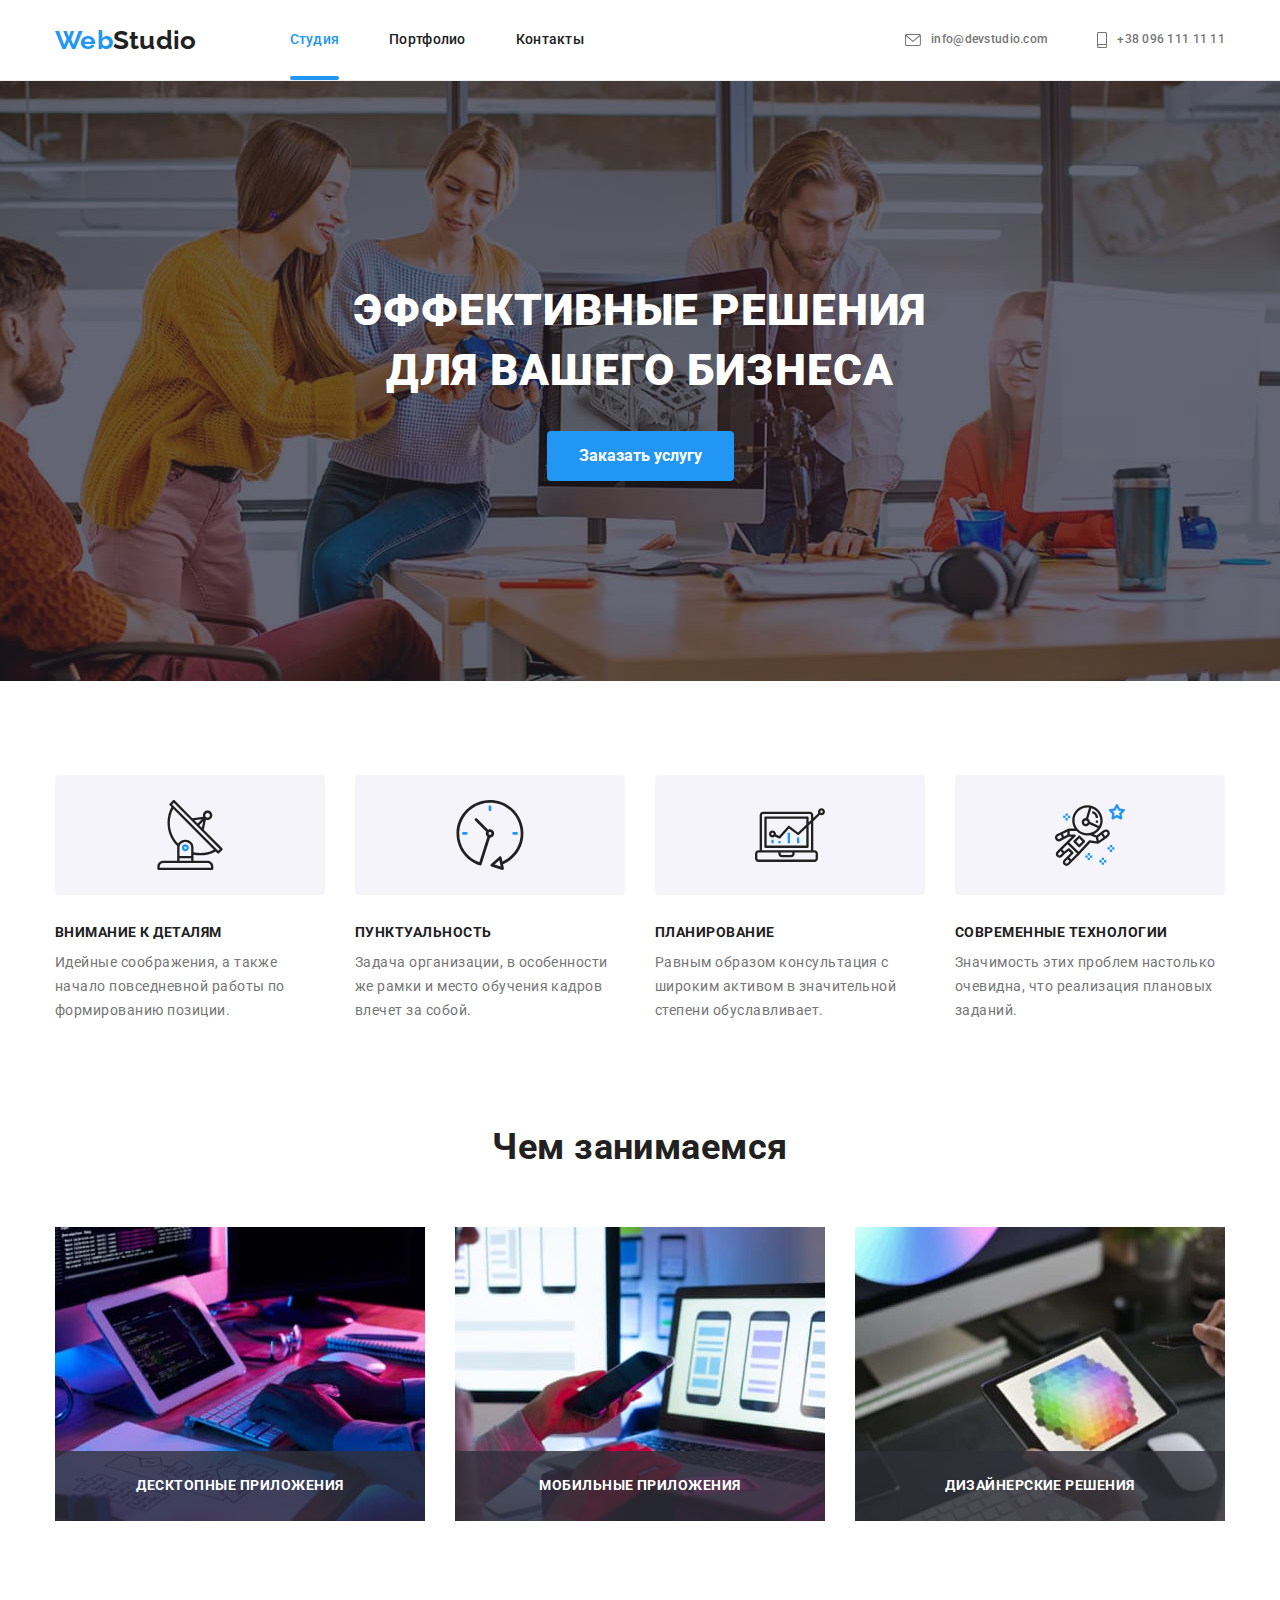
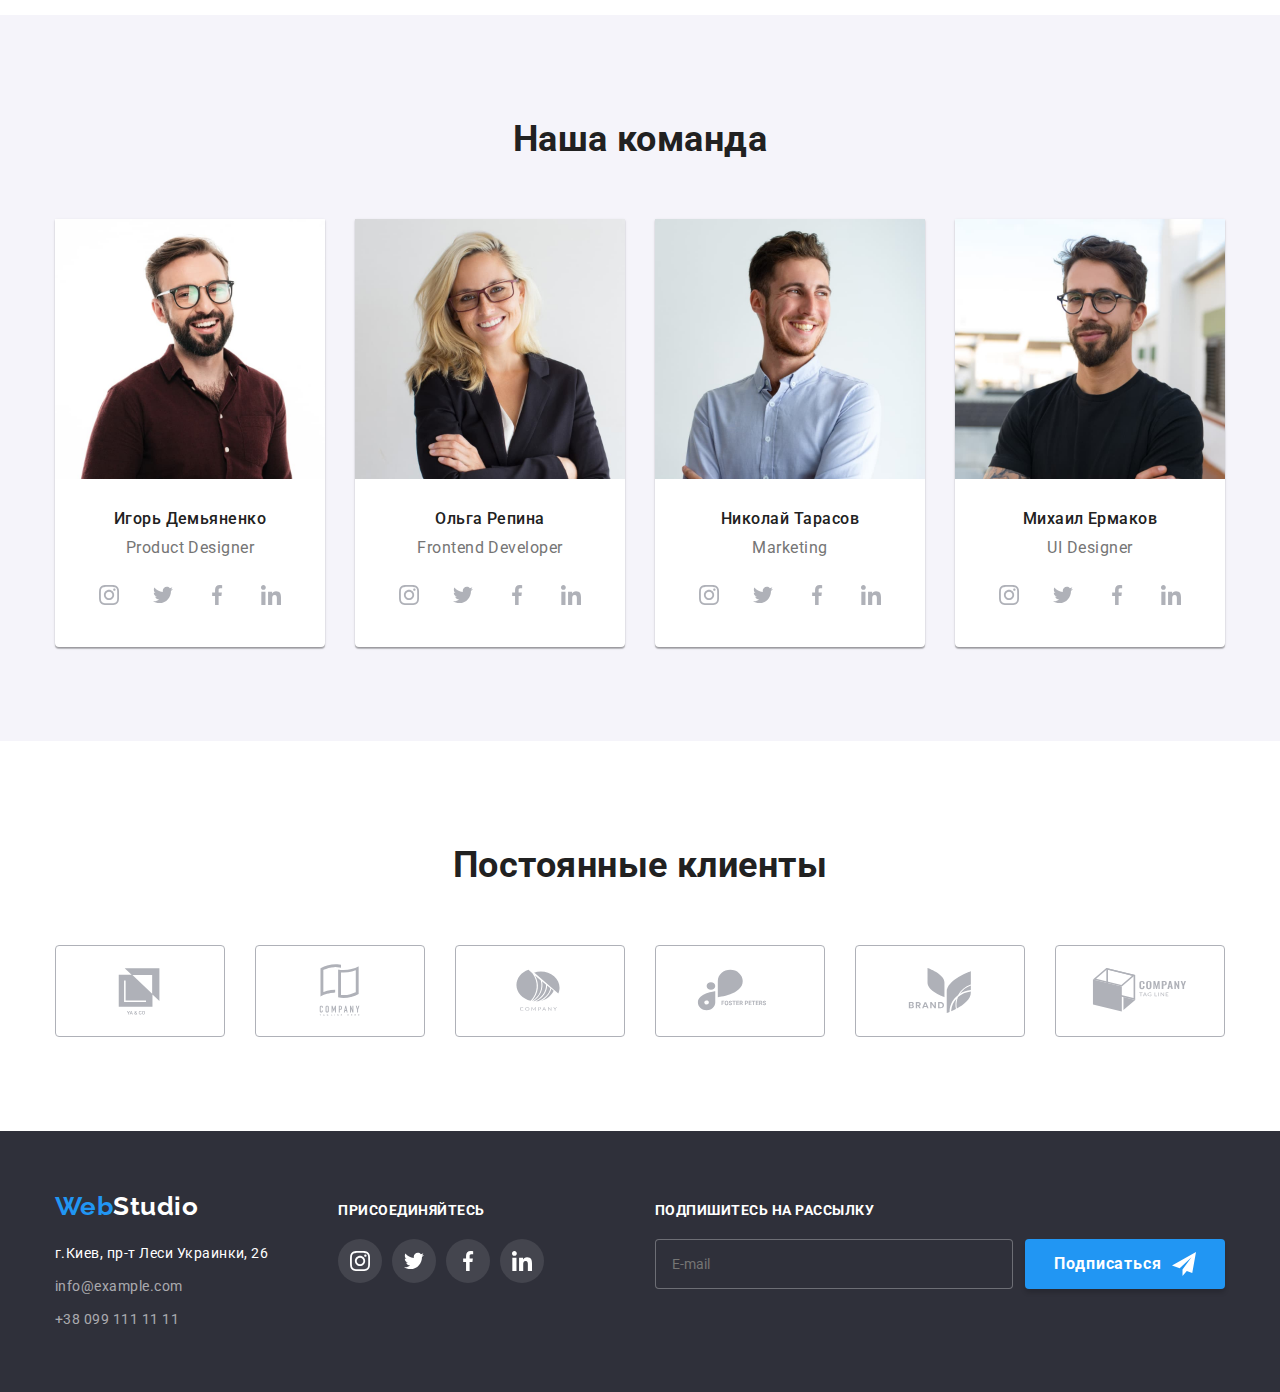
<file: index.html>
<!DOCTYPE html>
<html lang="ru">
  <head>
    <meta charset="UTF-8" />
    <meta http-equiv="X-UA-Compatible" content="IE=edge" />
    <meta name="viewport" content="width=device-width, initial-scale=1.0" />
    <title>WebStudio</title>
    <link rel="preconnect" href="https://fonts.googleapis.com" />
    <link rel="preconnect" href="https://fonts.gstatic.com" crossorigin />
    <link
      href="https://fonts.googleapis.com/css2?family=Raleway:wght@700&family=Roboto:wght@400;500;700;900&display=swap"
      rel="stylesheet"
    />
    <link
      rel="stylesheet"
      href="https://cdnjs.cloudflare.com/ajax/libs/modern-normalize/1.0.0/modern-normalize.min.css"
    />
    <link rel="stylesheet" href="./css/main.min.css" />
  </head>
  <body>
    <header class="header">
      <div class="container">
        <div class="mini-header">
          <a href="./index.html" class="logo header__logo"
            >Web<span class="header__logo--second-part">Studio</span></a
          >
          <button type="button" class="menu-open-btn button">
            <svg class="menu-open-btn__icon" width="24" height="16">
              <use href="./images/icons.svg#menu-open"></use>
            </svg>
          </button>
        </div>
        <div class="header-menu is-hidden">
          <button type="button" class="menu-close-btn">
            <svg class="menu-close-btn__icon" width="18.67" height="18.67">
              <use href="./images/icons.svg#menu-close"></use>
            </svg>
          </button>
          <nav>
            <ul class="site-nav list">
              <li class="site-nav__item">
                <a href="./index.html" class="site-nav__link site-nav__link--current">Студия</a>
              </li>
              <li class="site-nav__item">
                <a href="./portfolio.html" class="site-nav__link">Портфолио</a>
              </li>
              <li class="site-nav__item">
                <a href="#contacts-id" class="site-nav__link">Контакты</a>
              </li>
            </ul>
          </nav>
          <div class="header-bottom-wrapper">
            <ul class="header-contacts list">
              <li class="header-contacts__item">
                <a href="mailto:info@devstudio.com" class="contacts__link email">
                  <svg class="email__icon email__icon--desktop" width="14" height="10">
                    <use href="./images/icons.svg#envelope"></use>
                  </svg>
                  info@devstudio.com</a
                >
              </li>
              <li class="header-contacts__item">
                <a href="tel:+380961111111" class="contacts__link phone">
                  <svg class="phone__icon phone__icon--desktop" width="10" height="14">
                    <use href="./images/icons.svg#smartphone"></use>
                  </svg>
                  +38 096 111 11 11</a
                >
              </li>
            </ul>
            <ul class="header-socials list">
              <li class="header-socials__item">
                <a href="" class="header-socials__link">Instagram</a>
              </li>
              <li class="header-socials__item">
                <a href="" class="header-socials__link">Twitter</a>
              </li>
              <li class="header-socials__item">
                <a href="" class="header-socials__link">Facebook</a>
              </li>
              <li class="header-socials__item">
                <a href="" class="header-socials__link">LinkedIn</a>
              </li>
            </ul>
          </div>
        </div>
      </div>
    </header>
    <main>
      <section class="hero overlay">
        <div class="container">
          <h1 class="hero__title">
            Эффективные решения<br />
            для вашего бизнеса
          </h1>
          <button class="hero__button button" type="button" data-modal-open>Заказать услугу</button>
        </div>
      </section>
      <section class="about">
        <div class="container">
          <h2 class="visually-hidden"></h2>
          <ul class="about__list list">
            <li class="about__item">
              <div class="about__icon-wrapper">
                <svg class="about__icon" width="70" height="70">
                  <use href="./images/icons.svg#antenna"></use>
                </svg>
              </div>
              <h3 class="about__title">Внимание к деталям</h3>
              <p class="about__description">
                Идейные соображения, а также начало повседневной работы по формированию позиции.
              </p>
            </li>
            <li class="about__item">
              <div class="about__icon-wrapper">
                <svg class="about__icon" width="70" height="70">
                  <use href="./images/icons.svg#clock"></use>
                </svg>
              </div>
              <h3 class="about__title">Пунктуальность</h3>
              <p class="about__description">
                Задача организации, в особенности же рамки и место обучения кадров влечет за собой.
              </p>
            </li>
            <li class="about__item">
              <div class="about__icon-wrapper">
                <svg class="about__icon" width="70" height="70">
                  <use href="./images/icons.svg#diagram"></use>
                </svg>
              </div>
              <h3 class="about__title">Планирование</h3>
              <p class="about__description">
                Равным образом консультация с широким активом в значительной степени обуславливает.
              </p>
            </li>
            <li class="about__item">
              <div class="about__icon-wrapper">
                <svg class="about__icon" width="70" height="70">
                  <use href="./images/icons.svg#astronaut"></use>
                </svg>
              </div>
              <h3 class="about__title">Современные технологии</h3>
              <p class="about__description">
                Значимость этих проблем настолько очевидна, что реализация плановых заданий.
              </p>
            </li>
          </ul>
        </div>
      </section>
      <section class="gallery">
        <div class="container">
          <h3 class="gallery__title">Чем занимаемся</h3>
          <ul class="gallery__list list">
            <li class="gallery__item">
              <img
                srcset="./images/img1@1.jpg 1x, ./images/img1@2.jpg 2x"
                src="./images/img1@1.jpg"
                alt="Фото написания кода"
                class="gallery__image"
                width="370"
              />
              <p class="gallery__description">Десктопные приложения</p>
            </li>
            <li class="gallery__item">
              <img
                srcset="./images/img2@1.jpg 1x, ./images/img2@2.jpg 2x"
                src="./images/img2@1.jpg"
                alt="Фото кросплатформенной оптимизации кода"
                class="gallery__image"
                width="370"
              />
              <p class="gallery__description">Мобильные приложения</p>
            </li>
            <li class="gallery__item">
              <img
                srcset="./images/img3@1.jpg 1x, ./images/img3@2.jpg 2x"
                src="./images/img3@1.jpg"
                alt="Фото красочного продукта"
                class="gallery__image"
                width="370"
              />
              <p class="gallery__description">Дизайнерские решения</p>
            </li>
          </ul>
        </div>
      </section>
      <section class="team">
        <div class="container">
          <h2 class="team__title">Наша команда</h2>
          <ul class="team__list list">
            <li class="team__item">
              <img
                class="team__photo"
                srcset="
                  ./images/igor-desktop.jpg   270w,
                  ./images/igor-desktop@2.jpg 540w,
                  ./images/igor-tablet.jpg    354w,
                  ./images/igor-tablet@2.jpg  708w,
                  ./images/igor-mobile.jpg    450w,
                  ./images/igor-mobile@2.jpg  900w
                "
                src="./images/igor-mobile.jpg"
                alt="Игорь Демьяненко"
                sizes="(min-width: 1200px) 270px, (min-width: 768px) 354px, (min-width: 480px) 450px, 450px"
              />
              <h3 class="team__person">Игорь Демьяненко</h3>
              <p class="team__position">Product Designer</p>
              <ul class="team__socials list">
                <li class="team__socials-item">
                  <a href="" class="team__socials-link">
                    <svg class="team__socials-icon" width="20" height="20">
                      <use href="./images/icons.svg#instagram"></use>
                    </svg>
                  </a>
                </li>
                <li class="team__socials-item">
                  <a href="" class="team__socials-link">
                    <svg class="team__socials-icon" width="20" height="20">
                      <use href="./images/icons.svg#twitter"></use>
                    </svg>
                  </a>
                </li>
                <li class="team__socials-item">
                  <a href="" class="team__socials-link">
                    <svg class="team__socials-icon" width="20" height="20">
                      <use href="./images/icons.svg#facebook"></use>
                    </svg>
                  </a>
                </li>
                <li class="team__socials-item">
                  <a href="" class="team__socials-link">
                    <svg class="team__socials-icon" width="20" height="20">
                      <use href="./images/icons.svg#linkedin"></use>
                    </svg>
                  </a>
                </li>
              </ul>
            </li>
            <li class="team__item">
              <img
                class="team__photo"
                srcset="
                  ./images/olga-mobile.jpg    450w,
                  ./images/olga-mobile@2.jpg  900w,
                  ./images/olga-tablet.jpg    354w,
                  ./images/olga-tablet@2.jpg  708w,
                  ./images/olga-desktop.jpg   270w,
                  ./images/olga-desktop@2.jpg 540w
                "
                src="./images/olga-mobile.jpg"
                alt="Игорь Демьяненко"
                sizes="(min-width: 1200px) 270px, (min-width: 768px) 354px, (min-width: 480px) 450px, 450px"
              />
              <h3 class="team__person">Ольга Репина</h3>
              <p class="team__position">Frontend Developer</p>
              <ul class="team__socials list">
                <li class="team__socials-item">
                  <a href="" class="team__socials-link">
                    <svg class="team__socials-icon" width="20" height="20">
                      <use href="./images/icons.svg#instagram"></use>
                    </svg>
                  </a>
                </li>
                <li class="team__socials-item">
                  <a href="" class="team__socials-link">
                    <svg class="team__socials-icon" width="20" height="20">
                      <use href="./images/icons.svg#twitter"></use>
                    </svg>
                  </a>
                </li>
                <li class="team__socials-item">
                  <a href="" class="team__socials-link">
                    <svg class="team__socials-icon" width="20" height="20">
                      <use href="./images/icons.svg#facebook"></use>
                    </svg>
                  </a>
                </li>
                <li class="team__socials-item">
                  <a href="" class="team__socials-link">
                    <svg class="team__socials-icon" width="20" height="20">
                      <use href="./images/icons.svg#linkedin"></use>
                    </svg>
                  </a>
                </li>
              </ul>
            </li>
            <li class="team__item">
              <img
                class="team__photo"
                srcset="
                  ./images/nikolay-mobile.jpg    450w,
                  ./images/nikolay-mobile@2.jpg  900w,
                  ./images/nikolay-tablet.jpg    354w,
                  ./images/nikolay-tablet@2.jpg  708w,
                  ./images/nikolay-desktop.jpg   270w,
                  ./images/nikolay-desktop@2.jpg 540w
                "
                src="./images/nikolay-mobile.jpg"
                alt="Игорь Демьяненко"
                sizes="(min-width: 1200px) 270px, (min-width: 768px) 354px, (min-width: 480px) 450px, 450px"
              />
              <h3 class="team__person">Николай Тарасов</h3>
              <p class="team__position">Marketing</p>
              <ul class="team__socials list">
                <li class="team__socials-item">
                  <a href="" class="team__socials-link">
                    <svg class="team__socials-icon" width="20" height="20">
                      <use href="./images/icons.svg#instagram"></use>
                    </svg>
                  </a>
                </li>
                <li class="team__socials-item">
                  <a href="" class="team__socials-link">
                    <svg class="team__socials-icon" width="20" height="20">
                      <use href="./images/icons.svg#twitter"></use>
                    </svg>
                  </a>
                </li>
                <li class="team__socials-item">
                  <a href="" class="team__socials-link">
                    <svg class="team__socials-icon" width="20" height="20">
                      <use href="./images/icons.svg#facebook"></use>
                    </svg>
                  </a>
                </li>
                <li class="team__socials-item">
                  <a href="" class="team__socials-link">
                    <svg class="team__socials-icon" width="20" height="20">
                      <use href="./images/icons.svg#linkedin"></use>
                    </svg>
                  </a>
                </li>
              </ul>
            </li>
            <li class="team__item">
              <img
                class="team__photo"
                srcset="
                  ./images/mihail-mobile.jpg    450w,
                  ./images/mihail-mobile@2.jpg  900w,
                  ./images/mihail-tablet.jpg    354w,
                  ./images/mihail-tablet@2.jpg  708w,
                  ./images/mihail-desktop.jpg   270w,
                  ./images/mihail-desktop@2.jpg 540w
                "
                src="./images/mihail-mobile.jpg"
                alt="Игорь Демьяненко"
                sizes="(min-width: 1200px) 270px, (min-width: 768px) 354px, (min-width: 480px) 450px, 450px"
              />
              <h3 class="team__person">Михаил Ермаков</h3>
              <p class="team__position">UI Designer</p>
              <ul class="team__socials list">
                <li class="team__socials-item">
                  <a href="" class="team__socials-link">
                    <svg class="team__socials-icon" width="20" height="20">
                      <use href="./images/icons.svg#instagram"></use>
                    </svg>
                  </a>
                </li>
                <li class="team__socials-item">
                  <a href="" class="team__socials-link">
                    <svg class="team__socials-icon" width="20" height="20">
                      <use href="./images/icons.svg#twitter"></use>
                    </svg>
                  </a>
                </li>
                <li class="team__socials-item">
                  <a href="" class="team__socials-link">
                    <svg class="team__socials-icon" width="20" height="20">
                      <use href="./images/icons.svg#facebook"></use>
                    </svg>
                  </a>
                </li>
                <li class="team__socials-item">
                  <a href="" class="team__socials-link">
                    <svg class="team__socials-icon" width="20" height="20">
                      <use href="./images/icons.svg#linkedin"></use>
                    </svg>
                  </a>
                </li>
              </ul>
            </li>
          </ul>
        </div>
      </section>
      <section class="clients">
        <div class="container">
          <h2 class="clients__title">Постоянные клиенты</h2>
          <ul class="clients__list list">
            <li class="clients__item">
              <a href="" class="clients__link">
                <svg class="clients__icon" width="106" height="60">
                  <use href="./images/icons.svg#logo1"></use>
                </svg>
              </a>
            </li>
            <li class="clients__item">
              <a href="" class="clients__link">
                <svg class="clients__icon" width="106" height="60">
                  <use href="./images/icons.svg#logo2"></use>
                </svg>
              </a>
            </li>
            <li class="clients__item">
              <a href="" class="clients__link">
                <svg class="clients__icon" width="106" height="60">
                  <use href="./images/icons.svg#logo3"></use>
                </svg>
              </a>
            </li>
            <li class="clients__item">
              <a href="" class="clients__link">
                <svg class="clients__icon" width="106" height="60">
                  <use href="./images/icons.svg#logo4"></use>
                </svg>
              </a>
            </li>
            <li class="clients__item">
              <a href="" class="clients__link">
                <svg class="clients__icon" width="106" height="60">
                  <use href="./images/icons.svg#logo5"></use>
                </svg>
              </a>
            </li>
            <li class="clients__item">
              <a href="" class="clients__link">
                <svg class="clients__icon" width="106" height="60">
                  <use href="./images/icons.svg#logo6"></use>
                </svg>
              </a>
            </li>
          </ul>
        </div>
      </section>
    </main>
    <footer class="footer">
      <div class="container">
        <div class="address-join-wrapper">
          <div class="address-wrapper" id="contacts-id">
            <a href="./index.html" class="logo footer__logo"
              >Web<span class="footer__logo--second-part">Studio</span></a
            >
            <address class="address">
              <p class="address__location">г.Киев, пр-т Леси Украинки, 26</p>
              <ul class="footer-contacts list">
                <li class="footer-contacts__item">
                  <a href="maialto:info@example.com" class="footer-contacts__link"
                    >info@example.com</a
                  >
                </li>
                <li class="footer-contacts__item">
                  <a href="tel:+380991111111" class="footer-contacts__link">+38 099 111 11 11</a>
                </li>
              </ul>
            </address>
          </div>
          <div class="join">
            <strong class="join__title">присоединяйтесь</strong>
            <ul class="socials list">
              <li class="socials__item">
                <a href="" class="socials__link">
                  <svg class="socials__icon" width="20" height="20">
                    <use href="./images/icons.svg#instagram"></use>
                  </svg>
                </a>
              </li>
              <li class="socials__item">
                <a href="" class="socials__link">
                  <svg class="socials__icon" width="20" height="20">
                    <use href="./images/icons.svg#twitter"></use>
                  </svg>
                </a>
              </li>
              <li class="socials__item">
                <a href="" class="socials__link">
                  <svg class="socials__icon" width="20" height="20">
                    <use href="./images/icons.svg#facebook"></use>
                  </svg>
                </a>
              </li>
              <li class="socials__item">
                <a href="" class="socials__link">
                  <svg class="socials__icon" width="20" height="20">
                    <use href="./images/icons.svg#linkedin"></use>
                  </svg>
                </a>
              </li>
            </ul>
          </div>
        </div>
        <div class="subscribe">
          <strong class="subscribe__title">Подпишитесь на рассылку</strong>
          <form class="subscribe__form">
            <label class="subscribe__label"
              ><input
                type="email"
                name="email"
                placeholder="E-mail"
                class="subscribe__input" /></label
            ><button class="subscribe__button button">
              Подписаться
              <svg class="subscribe__icon" width="24" height="24">
                <use href="./images/icons.svg#send"></use>
              </svg>
            </button>
          </form>
        </div>
      </div>
    </footer>
    <div class="backdrop is-hidden" data-modal="">
      <div class="modal">
        <button class="modal__close button" data-modal-close>
          <svg class="modal__close-icon" width="18" height="18">
            <use href="./images/icons.svg#x"></use>
          </svg>
        </button>
        <strong class="modal__title">Оставьте свои данные, мы вам перезвоним</strong>
        <form class="modal__form form">
          <label class="form__label">
            Имя
            <span class="form__input-wrapper">
              <input type="text" class="form__input" />
              <svg class="form__input-icon" width="18" height="18">
                <use href="./images/icons.svg#person"></use>
              </svg>
            </span>
          </label>
          <label class="form__label">
            Телефон
            <span class="form__input-wrapper">
              <input name="form-phone" type="tel" class="form__input" />
              <svg class="form__input-icon" width="18" height="18">
                <use href="./images/icons.svg#phone"></use>
              </svg>
            </span>
          </label>
          <label class="form__label">
            Почта
            <span class="form__input-wrapper">
              <input name="form-email" type="email" class="form__input" />
              <svg class="form__input-icon" width="18" height="18">
                <use href="./images/icons.svg#email"></use>
              </svg>
            </span>
          </label>
          <label class="form__label">
            Комментарий
            <textarea
              name="form-comment"
              rows="6"
              placeholder="Введите текст"
              class="form__comment"
            ></textarea>
          </label>
          <div class="agreement">
            <label class="check">
              <input type="checkbox" class="check__input visually-hidden" />
              <svg class="check__icon--disable" width="16" height="15">
                <use href="./images/icons.svg#check-disable"></use>
              </svg>
              <svg class="check__icon--active" width="16" height="15">
                <use href="./images/icons.svg#check-active"></use>
              </svg>
              <svg class="check__icon--focus" width="16" height="15">
                <use href="./images/icons.svg#check-focus"></use>
              </svg>
            </label>
            <p class="agreement__text">
              Соглашаюсь с рассылкой и принимаю
              <a href="" class="agreement__link">Условия договора</a>
            </p>
          </div>
          <button class="modal__submit button" type="button">Отправить</button>
        </form>
      </div>
    </div>
    <script src="./js/menu.js"></script>
    <script src="./js/modal.js"></script>
  </body>
</html>
</file>
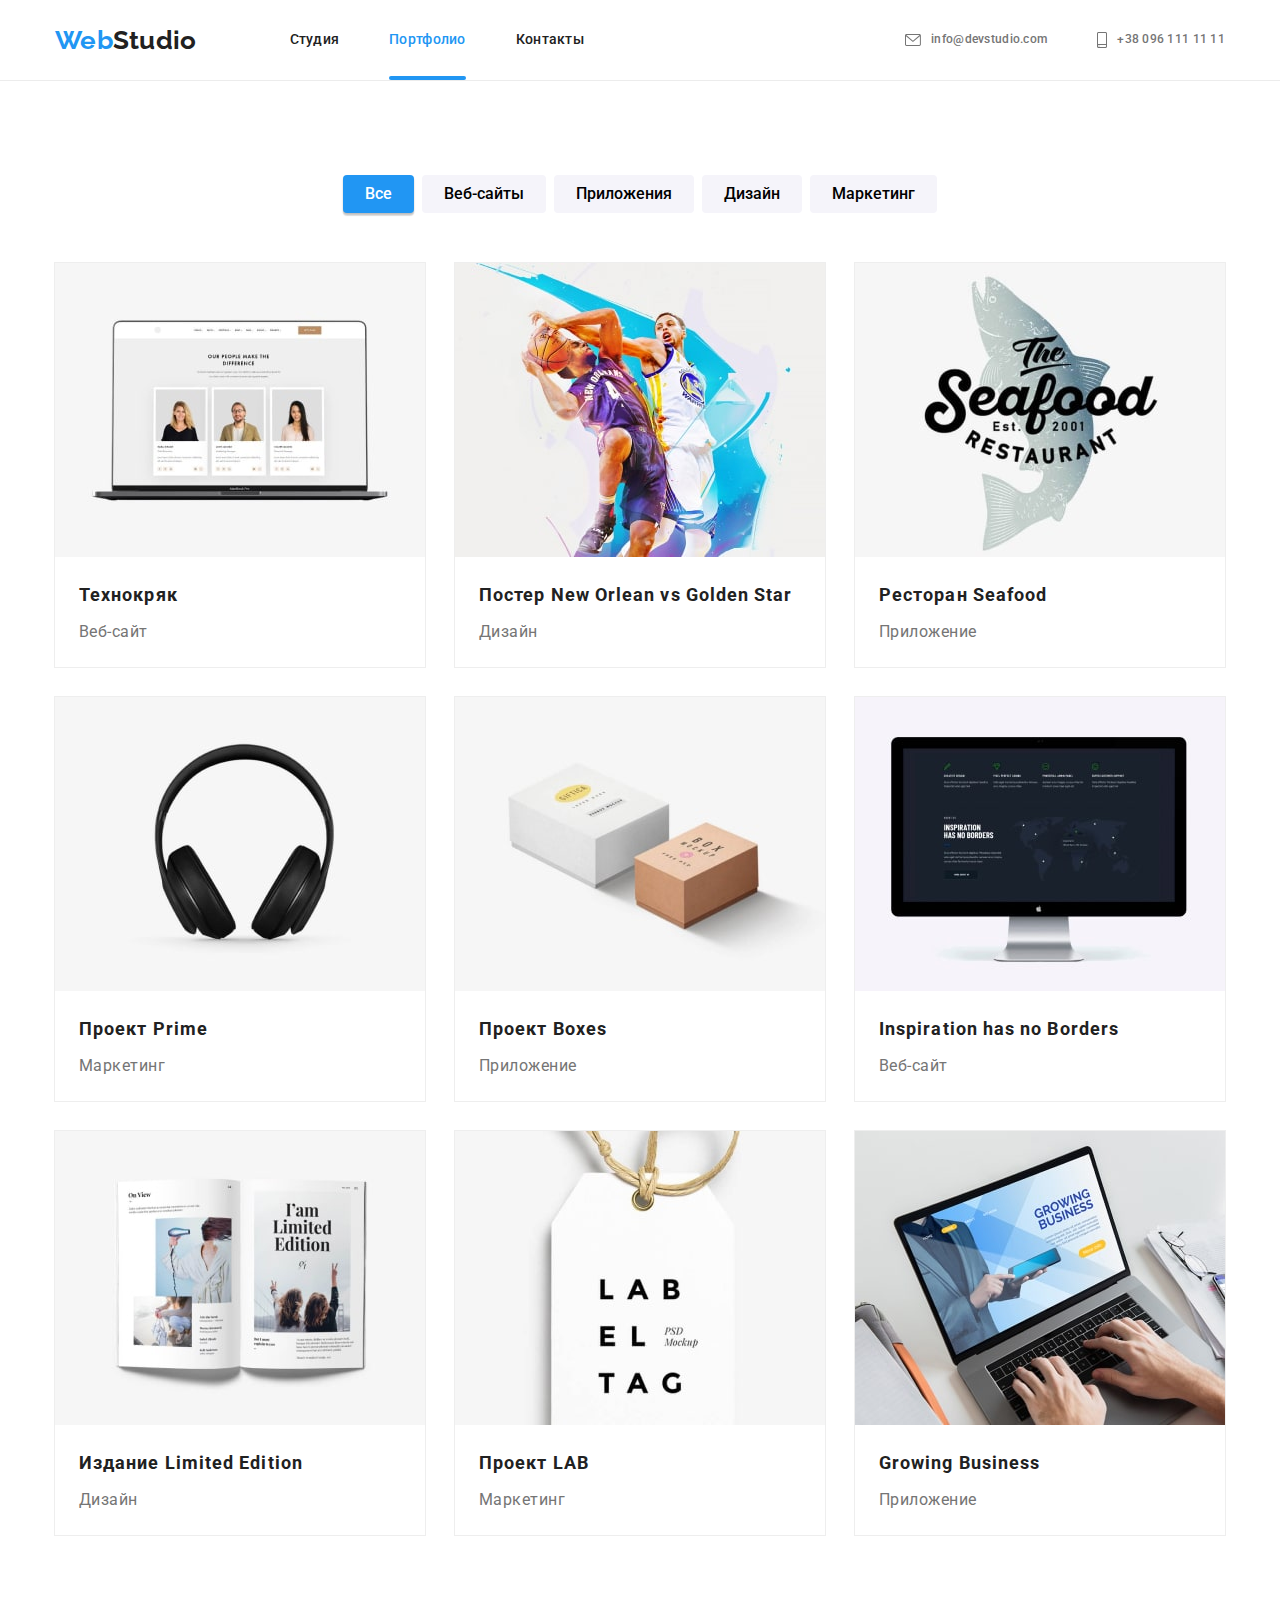
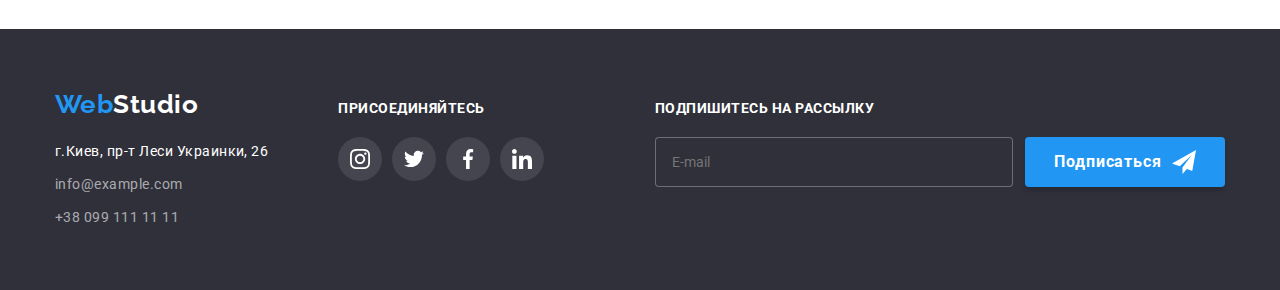
<file: portfolio.html>
<!DOCTYPE html>
<html lang="ru">
  <head>
    <meta charset="UTF-8" />
    <meta http-equiv="X-UA-Compatible" content="IE=edge" />
    <meta name="viewport" content="width=device-width, initial-scale=1.0" />
    <title>Portfolio</title>
    <link rel="preconnect" href="https://fonts.googleapis.com" />
    <link rel="preconnect" href="https://fonts.gstatic.com" crossorigin />
    <link
      href="https://fonts.googleapis.com/css2?family=Raleway:wght@700&family=Roboto:wght@400;500;700;900&display=swap"
      rel="stylesheet"
    />
    <link
      rel="stylesheet"
      href="https://cdnjs.cloudflare.com/ajax/libs/modern-normalize/1.0.0/modern-normalize.min.css"
    />
    <link rel="stylesheet" href="./css/main.min.css" />
  </head>
  <body>
    <header class="header">
      <div class="container">
        <div class="mini-header">
          <a href="./index.html" class="logo header__logo"
            >Web<span class="header__logo--second-part">Studio</span></a
          >
          <button type="button" class="menu-open-btn button">
            <svg class="menu-open-btn__icon" width="24" height="16">
              <use href="./images/icons.svg#menu-open"></use>
            </svg>
          </button>
        </div>
        <div class="header-menu is-hidden">
          <button type="button" class="menu-close-btn">
            <svg class="menu-close-btn__icon" width="18.67" height="18.67">
              <use href="./images/icons.svg#menu-close"></use>
            </svg>
          </button>
          <nav>
            <ul class="site-nav list">
              <li class="site-nav__item">
                <a href="./index.html" class="site-nav__link">Студия</a>
              </li>
              <li class="site-nav__item">
                <a href="./portfolio.html" class="site-nav__link site-nav__link--current"
                  >Портфолио</a
                >
              </li>
              <li class="site-nav__item">
                <a href="#contacts-id" class="site-nav__link">Контакты</a>
              </li>
            </ul>
          </nav>
          <div class="header-bottom-wrapper">
            <ul class="header-contacts list">
              <li class="header-contacts__item">
                <a href="mailto:info@devstudio.com" class="contacts__link email">
                  <svg class="email__icon email__icon--desktop" width="16" height="12">
                    <use href="./images/icons.svg#envelope"></use>
                  </svg>
                  <svg class="email__icon email__icon--tablet" width="14" height="10">
                    <use href="./images/icons.svg#envelope-tablet"></use>
                  </svg>
                  info@devstudio.com</a
                >
              </li>
              <li class="header-contacts__item">
                <a href="tel:+380961111111" class="contacts__link phone">
                  <svg class="phone__icon phone__icon--desktop" width="10" height="16">
                    <use href="./images/icons.svg#smartphone"></use>
                  </svg>
                  <svg class="phone__icon phone__icon--tablet" width="10" height="14">
                    <use href="./images/icons.svg#smartphone-tablet"></use>
                  </svg>
                  +38 096 111 11 11</a
                >
              </li>
            </ul>
            <ul class="header-socials list">
              <li class="header-socials__item">
                <a href="" class="header-socials__link">Instagram</a>
              </li>
              <li class="header-socials__item">
                <a href="" class="header-socials__link">Twitter</a>
              </li>
              <li class="header-socials__item">
                <a href="" class="header-socials__link">Facebook</a>
              </li>
              <li class="header-socials__item">
                <a href="" class="header-socials__link">LinkedIn</a>
              </li>
            </ul>
          </div>
        </div>
      </div>
    </header>
    <main>
      <section class="portfolio">
        <div class="container">
          <h1 class="visually-hidden"></h1>
          <ul class="portfolio__nav list">
            <li class="portfolio__nav-item">
              <button type="button" class="portfolio__button button portfolio__button--current">
                Все
              </button>
            </li>
            <li class="portfolio__nav-item">
              <button type="button" class="portfolio__button button">Веб-сайты</button>
            </li>
            <li class="portfolio__nav-item">
              <button type="button" class="portfolio__button button">Приложения</button>
            </li>
            <li class="portfolio__nav-item">
              <button type="button" class="portfolio__button button">Дизайн</button>
            </li>
            <li class="portfolio__nav-item">
              <button type="button" class="portfolio__button button">Маркетинг</button>
            </li>
          </ul>
          <ul class="portfolio__projects list projects">
            <li class="projects__item">
              <a href="" class="projects__link">
                <div class="projects__figure">
                  <picture>
                    <source
                      srcset="./images/desktop-1@1x-min.jpg 1x, ./images/desktop-1@2x-min.jpg 2x"
                      media="(min-width: 1200px)"
                      type="image/jpeg"
                    />
                    <source
                      srcset="./images/tablet-1@1x-min.jpg 1x, ./images/tablet-1@2x-min.jpg 2x"
                      media="(min-width: 768px)"
                      type="image/jpeg"
                    />
                    <source
                      srcset="./images/mobile-1@1x-min.jpg 1x, ./images/mobile-1@2x-min.jpg 2x"
                      type="image/jpeg"
                    />
                    <img src="./images/mobile-1@1x-min.jpg" alt="Технокряк" />
                  </picture>
                  <div class="projects__description-wrapper">
                    <p class="projects__description">
                      Ресурс предлагает комплексные предложения с разным уровнем функционала и
                      сервисов. Все это позволит посетителю получить исчерпывающие сведения о
                      компании или частном лице.
                    </p>
                  </div>
                </div>
                <div class="projects__caption">
                  <h2 class="projects__title">Технокряк</h2>
                  <p class="projects__category">Веб-сайт</p>
                </div>
              </a>
            </li>
            <li class="projects__item">
              <a href="" class="projects__link">
                <div class="projects__figure">
                  <picture>
                    <source
                      srcset="./images/desktop-2@1x-min.jpg 1x, ./images/desktop-2@2x-min.jpg 2x"
                      media="(min-width: 1200px)"
                      type="image/jpeg"
                    />
                    <source
                      srcset="./images/tablet-2@1x-min.jpg 1x, ./images/tablet-2@2x-min.jpg 2x"
                      media="(min-width: 768px)"
                      type="image/jpeg"
                    />
                    <source
                      srcset="./images/mobile-2@1x-min.jpg 1x, ./images/mobile-2@2x-min.jpg 2x"
                      type="image/jpeg"
                    />
                    <img
                      src="./images/mobile-2@1x-min.jpg"
                      alt="Постер New Orlean vs Golden Star"
                    />
                  </picture>
                  <div class="projects__description-wrapper">
                    <p class="projects__description">
                      Ресурс предлагает комплексные предложения с разным уровнем функционала и
                      сервисов. Все это позволит посетителю получить исчерпывающие сведения о
                      компании или частном лице.
                    </p>
                  </div>
                </div>
                <div class="projects__caption">
                  <h2 class="projects__title">
                    Постер <span lang="en">New Orlean vs Golden Star</span>
                  </h2>
                  <p class="projects__category">Дизайн</p>
                </div>
              </a>
            </li>
            <li class="projects__item">
              <a href="" class="projects__link">
                <div class="projects__figure">
                  <picture>
                    <source
                      srcset="./images/desktop-3@1x-min.jpg 1x, ./images/desktop-3@2x-min.jpg 2x"
                      media="(min-width: 1200px)"
                      type="image/jpeg"
                    />
                    <source
                      srcset="./images/tablet-3@1x-min.jpg 1x, ./images/tablet-3@2x-min.jpg 2x"
                      media="(min-width: 768px)"
                      type="image/jpeg"
                    />
                    <source
                      srcset="./images/mobile-3@1x-min.jpg 1x, ./images/mobile-3@2x-min.jpg 2x"
                      type="image/jpeg"
                    />
                    <img src="./images/mobile-3@1x-min.jpg" alt="Ресторан Seafood" />
                  </picture>
                  <div class="projects__description-wrapper">
                    <p class="projects__description">
                      Ресурс предлагает комплексные предложения с разным уровнем функционала и
                      сервисов. Все это позволит посетителю получить исчерпывающие сведения о
                      компании или частном лице.
                    </p>
                  </div>
                </div>
                <div class="projects__caption">
                  <h2 class="projects__title">Ресторан <span lang="en">Seafood</span></h2>
                  <p class="projects__category">Приложение</p>
                </div>
              </a>
            </li>
            <li class="projects__item">
              <a href="" class="projects__link">
                <div class="projects__figure">
                  <picture>
                    <source
                      srcset="./images/desktop-4@1x-min.jpg 1x, ./images/desktop-4@2x-min.jpg 2x"
                      media="(min-width: 1200px)"
                      type="image/jpeg"
                    />
                    <source
                      srcset="./images/tablet-4@1x-min.jpg 1x, ./images/tablet-4@2x-min.jpg 2x"
                      media="(min-width: 768px)"
                      type="image/jpeg"
                    />
                    <source
                      srcset="./images/mobile-4@1x-min.jpg 1x, ./images/mobile-4@2x-min.jpg 2x"
                      type="image/jpeg"
                    />
                    <img src="./images/mobile-4@1x-min.jpg" alt="Проект Prime" />
                  </picture>
                  <div class="projects__description-wrapper">
                    <p class="projects__description">
                      Ресурс предлагает комплексные предложения с разным уровнем функционала и
                      сервисов. Все это позволит посетителю получить исчерпывающие сведения о
                      компании или частном лице.
                    </p>
                  </div>
                </div>
                <div class="projects__caption">
                  <h2 class="projects__title">Проект <span lang="en">Prime</span></h2>
                  <p class="projects__category">Маркетинг</p>
                </div>
              </a>
            </li>
            <li class="projects__item">
              <a href="" class="projects__link">
                <div class="projects__figure">
                  <picture>
                    <source
                      srcset="./images/desktop-5@1x-min.jpg 1x, ./images/desktop-5@2x-min.jpg 2x"
                      media="(min-width: 1200px)"
                      type="image/jpeg"
                    />
                    <source
                      srcset="./images/tablet-5@1x-min.jpg 1x, ./images/tablet-5@2x-min.jpg 2x"
                      media="(min-width: 768px)"
                      type="image/jpeg"
                    />
                    <source
                      srcset="./images/mobile-5@1x-min.jpg 1x, ./images/mobile-5@2x-min.jpg 2x"
                      type="image/jpeg"
                    />
                    <img src="./images/mobile-5@1x-min.jpg" alt="Проект Boxes" />
                  </picture>
                  <div class="projects__description-wrapper">
                    <p class="projects__description">
                      Ресурс предлагает комплексные предложения с разным уровнем функционала и
                      сервисов. Все это позволит посетителю получить исчерпывающие сведения о
                      компании или частном лице.
                    </p>
                  </div>
                </div>
                <div class="projects__caption">
                  <h2 class="projects__title">Проект <span lang="en">Boxes</span></h2>
                  <p class="projects__category">Приложение</p>
                </div>
              </a>
            </li>
            <li class="projects__item">
              <a href="" class="projects__link">
                <div class="projects__figure">
                  <picture>
                    <source
                      srcset="./images/desktop-6@1x-min.jpg 1x, ./images/desktop-6@2x-min.jpg 2x"
                      media="(min-width: 1200px)"
                      type="image/jpeg"
                    />
                    <source
                      srcset="./images/tablet-6@1x-min.jpg 1x, ./images/tablet-6@2x-min.jpg 2x"
                      media="(min-width: 768px)"
                      type="image/jpeg"
                    />
                    <source
                      srcset="./images/mobile-6@1x-min.jpg 1x, ./images/mobile-6@2x-min.jpg 2x"
                      type="image/jpeg"
                    />
                    <img src="./images/mobile-6@1x-min.jpg" alt="Inspiration has no Borders" />
                  </picture>
                  <div class="projects__description-wrapper">
                    <p class="projects__description">
                      Ресурс предлагает комплексные предложения с разным уровнем функционала и
                      сервисов. Все это позволит посетителю получить исчерпывающие сведения о
                      компании или частном лице.
                    </p>
                  </div>
                </div>
                <div class="projects__caption">
                  <h2 class="projects__title" lang="en">Inspiration has no Borders</h2>
                  <p class="projects__category">Веб-сайт</p>
                </div>
              </a>
            </li>
            <li class="projects__item">
              <a href="" class="projects__link">
                <div class="projects__figure">
                  <picture>
                    <source
                      srcset="./images/desktop-7@1x-min.jpg 1x, ./images/desktop-7@2x-min.jpg 2x"
                      media="(min-width: 1200px)"
                      type="image/jpeg"
                    />
                    <source
                      srcset="./images/tablet-7@1x-min.jpg 1x, ./images/tablet-7@2x-min.jpg 2x"
                      media="(min-width: 768px)"
                      type="image/jpeg"
                    />
                    <source
                      srcset="./images/mobile-7@1x-min.jpg 1x, ./images/mobile-7@2x-min.jpg 2x"
                      type="image/jpeg"
                    />
                    <img src="./images/mobile-7@1x-min.jpg" alt="Издание Limited Edition" />
                  </picture>
                  <div class="projects__description-wrapper">
                    <p class="projects__description">
                      Ресурс предлагает комплексные предложения с разным уровнем функционала и
                      сервисов. Все это позволит посетителю получить исчерпывающие сведения о
                      компании или частном лице.
                    </p>
                  </div>
                </div>
                <div class="projects__caption">
                  <h2 class="projects__title">Издание <span lang="en">Limited Edition</span></h2>
                  <p class="projects__category">Дизайн</p>
                </div>
              </a>
            </li>
            <li class="projects__item">
              <a href="" class="projects__link">
                <div class="projects__figure">
                  <picture>
                    <source
                      srcset="./images/desktop-8@1x-min.jpg 1x, ./images/desktop-8@2x-min.jpg 2x"
                      media="(min-width: 1200px)"
                      type="image/jpeg"
                    />
                    <source
                      srcset="./images/tablet-8@1x-min.jpg 1x, ./images/tablet-8@2x-min.jpg 2x"
                      media="(min-width: 768px)"
                      type="image/jpeg"
                    />
                    <source
                      srcset="./images/mobile-8@1x-min.jpg 1x, ./images/mobile-8@2x-min.jpg 2x"
                      type="image/jpeg"
                    />
                    <img src="./images/mobile-8@1x-min.jpg" alt="Проект LAB" />
                  </picture>
                  <div class="projects__description-wrapper">
                    <p class="projects__description">
                      Ресурс предлагает комплексные предложения с разным уровнем функционала и
                      сервисов. Все это позволит посетителю получить исчерпывающие сведения о
                      компании или частном лице.
                    </p>
                  </div>
                </div>
                <div class="projects__caption">
                  <h2 class="projects__title">Проект <span lang="en">LAB</span></h2>
                  <p class="projects__category">Маркетинг</p>
                </div>
              </a>
            </li>
            <li class="projects__item">
              <a href="" class="projects__link">
                <div class="projects__figure">
                  <picture>
                    <source
                      srcset="./images/desktop-9@1x-min.jpg 1x, ./images/desktop-9@2x-min.jpg 2x"
                      media="(min-width: 1200px)"
                      type="image/jpeg"
                    />
                    <source
                      srcset="./images/tablet-9@1x-min.jpg 1x, ./images/tablet-9@2x-min.jpg 2x"
                      media="(min-width: 768px)"
                      type="image/jpeg"
                    />
                    <source
                      srcset="./images/mobile-9@1x-min.jpg 1x, ./images/mobile-9@2x-min.jpg 2x"
                      type="image/jpeg"
                    />
                    <img src="./images/mobile-9@1x-min.jpg" alt="Growing Business" />
                  </picture>
                  <div class="projects__description-wrapper">
                    <p class="projects__description">
                      Ресурс предлагает комплексные предложения с разным уровнем функционала и
                      сервисов. Все это позволит посетителю получить исчерпывающие сведения о
                      компании или частном лице.
                    </p>
                  </div>
                </div>
                <div class="projects__caption">
                  <h2 class="projects__title" lang="en">Growing Business</h2>
                  <p class="projects__category">Приложение</p>
                </div>
              </a>
            </li>
          </ul>
        </div>
      </section>
    </main>
    <footer class="footer">
      <div class="container">
        <div class="address-join-wrapper">
          <div class="address-wrapper" id="contacts-id">
            <a href="./index.html" class="logo footer__logo"
              >Web<span class="footer__logo--second-part">Studio</span></a
            >
            <address class="address">
              <p class="address__location">г.Киев, пр-т Леси Украинки, 26</p>
              <ul class="footer-contacts list">
                <li class="footer-contacts__item">
                  <a href="maialto:info@example.com" class="footer-contacts__link"
                    >info@example.com</a
                  >
                </li>
                <li class="footer-contacts__item">
                  <a href="tel:+380991111111" class="footer-contacts__link">+38 099 111 11 11</a>
                </li>
              </ul>
            </address>
          </div>
          <div class="join">
            <strong class="join__title">присоединяйтесь</strong>
            <ul class="socials list">
              <li class="socials__item">
                <a href="" class="socials__link">
                  <svg class="socials__icon" width="20" height="20">
                    <use href="./images/icons.svg#instagram"></use>
                  </svg>
                </a>
              </li>
              <li class="socials__item">
                <a href="" class="socials__link">
                  <svg class="socials__icon" width="20" height="20">
                    <use href="./images/icons.svg#twitter"></use>
                  </svg>
                </a>
              </li>
              <li class="socials__item">
                <a href="" class="socials__link">
                  <svg class="socials__icon" width="20" height="20">
                    <use href="./images/icons.svg#facebook"></use>
                  </svg>
                </a>
              </li>
              <li class="socials__item">
                <a href="" class="socials__link">
                  <svg class="socials__icon" width="20" height="20">
                    <use href="./images/icons.svg#linkedin"></use>
                  </svg>
                </a>
              </li>
            </ul>
          </div>
        </div>
        <div class="subscribe">
          <strong class="subscribe__title">Подпишитесь на рассылку</strong>
          <form class="subscribe__form">
            <label class="subscribe__label"
              ><input
                type="email"
                name="email"
                placeholder="E-mail"
                class="subscribe__input" /></label
            ><button class="subscribe__button button">
              Подписаться
              <svg class="subscribe__icon" width="24" height="24">
                <use href="./images/icons.svg#send"></use>
              </svg>
            </button>
          </form>
        </div>
      </div>
    </footer>
    <script src="./js/menu.js"></script>
  </body>
</html>
</file>
<file: css/main.min.css>
:root{--primary-background-color: #ffffff;--header-border-color: #ececec;--team-background-color: #f5f4fa;--hero-color: #2f303a;--hero-overlay-color: rgba(47, 48, 58, 0.4);--hero-text-color: #ffffff;--hero-button-hover-color: #188ce8;--galery-overlay-color: rgba(47, 48, 58, 0.8);--svg-links-color: #afb1b8;--link-shadow-set: 0px 4px 4px rgba(0, 0, 0, 0.25);--primary-text-color: #212121;--secondary-text-color: #757575;--action-color: #2196f3;--footer-background-color: #2f303a;--footer-text-color: #ffffff;--footer-contacts-color: rgba(255, 255, 255, 0.6);--footer-link-color: rgba(255, 255, 255, 0.1);--nav-button-backgroud-color: #f5f4fa;--page-nav-shadow-set: 0px 3px 1px rgba(0, 0, 0, 0.1), 0px 1px 2px rgba(0, 0, 0, 0.08), 0px 2px 2px rgba(0, 0, 0, 0.12);--portfolio-shadow-set: 0px 1px 1px rgba(0, 0, 0, 0.12), 0px 4px 4px rgba(0, 0, 0, 0.06), 1px 4px 6px rgba(0, 0, 0, 0.16);--projects-border-color: #eeeeee;--projects-overlay-color: rgba(33, 150, 243, 0.9);--team-shadow-set: 0px 1px 3px rgba(0, 0, 0, 0.12), 0px 1px 1px rgba(0, 0, 0, 0.14), 0px 2px 1px rgba(0, 0, 0, 0.2);--primary-transition-time: 250ms;--primary-cubic-function: cubic-bezier(0.4, 0, 0.2, 1);--modal-background-color: rgba(0, 0, 0, 0.2);--close-button-border-set: 1px solid rgba(0, 0, 0, 0.1);--primary-box-shadow: 0px 4px 4px rgba(0, 0, 0, 0.15);--footer-mail-border: 1px solid rgba(255, 255, 255, 0.3);--footer-mail-filter: (0px 4px 4px rgba(0, 0, 0, 0.15));--modal-border-color: rgba(33, 33, 33, 0.2);--modal-placeholder-color: rgba(117, 117, 117, 0.5)}h1,h2,h3,p{margin:0}body{color:var(--primary-text-color);background-color:var(--primary-background-color);font-family:"Roboto",sans-serif;letter-spacing:.03em}.no-scroll{overflow:hidden}a{text-decoration:none;display:block}img{display:block;height:auto;max-width:100%}.list{list-style:none;padding:0;margin:0}.container{padding:0 15px;margin:0 auto}@media screen and (min-width: 480px){.container{max-width:480px}}@media screen and (min-width: 768px){.container{max-width:768px}}@media screen and (min-width: 1200px){.container{max-width:1200px}}.button{padding:0;cursor:pointer}.logo{font-family:"Raleway",sans-serif;font-weight:700;font-size:24px;line-height:1.17;color:var(--action-color)}@media screen and (min-width: 1200px){.logo{font-size:26px;line-height:1.19}}.visually-hidden{position:absolute;white-space:nowrap;width:1px;height:1px;overflow:hidden;border:0;padding:0;clip:rect(0 0 0 0);clip-path:inset(50%);margin:-1px}.backdrop{position:fixed;top:0;left:0;z-index:2;width:100%;height:100%;background-color:var(--modal-background-color)}.is-hidden{opacity:0;transition:opacity var(--primary-transition-time) var(--primary-cubic-function);visibility:hidden;pointer-events:none}.header{border-bottom:1px solid var(--header-border-color)}.header .container{font-weight:500;letter-spacing:.02em}.mini-header{display:flex;justify-content:space-between;align-items:center}.header__logo{display:inline-block;padding:16px 0}.header__logo--second-part{color:var(--primary-text-color)}.menu-open-btn{display:flex;justify-content:center;align-items:center;width:40px;height:40px;border:none;background:rgba(0,0,0,0)}.menu-close-btn{position:absolute;top:10px;right:15px;display:flex;justify-content:center;align-items:center;height:40px;width:40px;background:rgba(0,0,0,0);border:none}.menu-open-btn:hover,.menu-close-btn:hover,.menu-open-btn:focus,.menu-close-btn:focus{color:var(--action-color)}.menu-close-btn__icon,.menu-open-btn__icon{fill:currentColor;transition:fill var(--primary-transition-time) var(--primary-cubic-function)}.header-menu{display:flex;flex-direction:column;justify-content:space-between;position:fixed;top:0;left:0;z-index:1;width:100%;height:100%;background-color:var(--primary-background-color);padding:48px 25px;overflow-y:scroll;visibility:visible;opacity:1;transform:translateY(0);transition:transform var(--primary-transition-time) var(--primary-cubic-function)}.header-menu.is-hidden{visibility:hidden;transform:translateY(-101%);transition:transform var(--primary-transition-time) var(--primary-cubic-function),visibility var(--primary-transition-time) var(--primary-cubic-function)}.site-nav__link{font-size:40px;line-height:1.18;color:var(--primary-text-color)}.site-nav__link:hover,.site-nav__link:focus{color:var(--action-color)}.site-nav__item:not(:last-child){margin-bottom:32px}.site-nav__link--current{color:var(--action-color)}.header-contacts{display:flex;flex-direction:column-reverse;margin-bottom:60px}.header-contacts__item:last-child{margin-bottom:32px}.contacts__link{display:flex;align-items:center;color:var(--secondary-text-color);transition:color var(--primary-transition-time) var(--primary-cubic-function)}.contacts__link:hover,.contacts__link:focus{color:var(--action-color)}.contacts__link.phone{color:var(--action-color);font-size:24px;line-height:1.18}.email__icon,.phone__icon{display:none}.header-socials{display:flex;flex-wrap:wrap}.header-socials__link{color:var(--action-color);font-size:18px;line-height:1.22;padding:10px 0;display:inline}.header-socials__item:not(:first-child){margin-left:10px}.header-socials__item:not(:last-child):after{content:"";border-left:1px solid var(--secondary-text-color);margin-left:10px;color:var(--secondary-text-color)}@media screen and (min-width: 480px){.contacts__link.phone{font-size:34px;line-height:1.18}}@media screen and (min-width: 768px){.header .container{display:flex;align-items:center;font-size:14px;line-height:1.14}.header__logo{padding:24px 0}.header-menu{position:static;display:flex;flex-direction:row;align-items:center;width:100%;max-width:100%;overflow-y:hidden;height:100%;background-color:var(--primary-background-color);padding:0}.header-menu.is-hidden{opacity:1;visibility:visible;transform:translateY(0);pointer-events:all}.menu-open-btn{display:none}.menu-close-btn{display:none}.header nav{margin-left:auto;margin-right:auto}.site-nav{display:flex}.site-nav__item:not(:last-child){margin-right:50px;margin-bottom:0}.site-nav__link{padding:32px 0;font-weight:500;font-size:14px;line-height:1.14;font-size:inherit;line-height:inherit;position:relative;transition:color var(--primary-transition-time) var(--primary-cubic-function)}.site-nav__link--current::after{content:"";display:block;position:absolute;left:0;bottom:0;width:100%;height:4px;background-color:var(--action-color);border-radius:2px}.header-contacts{font-size:12px;flex-direction:column;margin-bottom:0;margin-top:0}.header-contacts__item:first-child{margin-bottom:10px}.header-contacts__item:last-child{margin-bottom:0}.contacts__link.email{padding-top:20px}.contacts__link.phone{padding-bottom:20px;color:var(--secondary-text-color);font-size:inherit;line-height:inherit}.contacts__link.phone:hover,.contacts__link.phone:focus{color:var(--action-color)}.email__icon--desktop{display:block;margin-right:10px;width:14px;height:10px;fill:currentColor}.phone__icon--desktop{display:block;margin-right:10px;width:10px;height:14px;fill:currentColor}.header-socials{display:none}}@media screen and (min-width: 1200px){.mini-header{margin-right:93px}.menu-open-btn{display:none}.header nav{margin-left:0}.header-contacts{flex-direction:row;align-items:center;margin-left:auto;margin-bottom:0}.header-contacts__item:first-of-type{margin-right:50px}.header-contacts__item:first-child{margin-bottom:0}.contacts__link.email,.contacts__link.phone{padding-top:32px;padding-bottom:32px}.contacts__link.phone{font-size:inherit;line-height:inherit;margin-bottom:0}.email__icon--desktop{width:16px;height:12px}.phone__icon--desktop{width:10px;height:16px}}.footer{text-align:center;padding:60px 0;background-color:var(--footer-background-color);font-weight:400;font-size:14px;line-height:1.71;color:var(--footer-text-color)}.address-wrapper{margin-bottom:60px}.footer__logo{margin-bottom:20px}.footer__logo--second-part{color:var(--footer-text-color)}.address-join-wrapper{margin-bottom:60px}.address{display:block;font-style:normal}.address__location{margin-bottom:9px;color:var(--footer-text-color)}.footer-contacts__item:first-of-type{margin-bottom:9px}.footer-contacts__link{color:var(--footer-contacts-color);transition:color var(--primary-transition-time) var(--primary-cubic-function)}.footer-contacts__link:hover,.footer-contacts__link:focus{color:var(--action-color);transition:color var(--primary-transition-time) var(--primary-cubic-function)}.join__title{display:block;margin-bottom:20px;color:var(--footer-text-color);font-size:14px;line-height:1.14;text-transform:uppercase}.socials{display:flex;justify-content:center}.socials__item:not(:last-child){margin-right:10px}.socials__link{display:flex;width:44px;height:44px;justify-content:center;align-items:center;border-radius:50%;border-radius:50%;color:var(--primary-background-color);background-color:var(--footer-link-color);transition:background-color var(--primary-transition-time) var(--primary-cubic-function)}.socials__link:hover,.socials__link:focus{background-color:var(--action-color)}.socials__icon{fill:currentColor}.subscribe__title{display:block;font-size:14px;line-height:1.14;font-weight:700;text-transform:uppercase;margin-bottom:20px}.subscribe__input{color:var(--primary-background-color);width:100%;height:50px;padding:15px 16px;border-radius:4px;margin-bottom:20px;border:var(--footer-mail-border);filter:drop-shadow(var(--footer-mail-filter));background-color:var(--footer-background-color)}.subscribe__button{margin:0 auto;display:flex;align-items:center;justify-content:center;width:200px;height:50px;border:none;border-radius:4px;font-weight:700;font-size:16px;line-height:1.67;letter-spacing:.06em;color:var(--primary-background-color);background-color:var(--action-color);box-shadow:var(--primary-box-shadow)}.subscribe__icon{margin-left:10px}@media screen and (min-width: 768px){.address-join-wrapper{display:flex;justify-content:space-around;margin-bottom:60px}.address-wrapper{margin-bottom:0}.join{margin-bottom:0}.subscribe__input{width:450px}}@media screen and (min-width: 1200px){.footer{text-align:left}.footer .container{display:flex;align-items:baseline}.address-join-wrapper{margin-right:auto;margin-bottom:0;align-items:baseline}.address-wrapper{margin-right:70px}.join{margin-right:auto;margin-bottom:0}.subscribe__form{display:flex;align-items:flex-end}.subscribe__label{margin-right:12px}.subscribe__input{width:358px;margin-bottom:0}.subscribe__button{margin:0}}.hero{padding:118px 0;text-align:center;background-color:var(--hero-color);letter-spacing:.06em;margin-left:auto;margin-right:auto}.hero__title{font-size:18px;line-height:1.62;margin:0 auto 30px auto;font-weight:900;text-transform:uppercase;color:var(--hero-text-color)}.hero__button{padding:10px 32px;border:none;border-radius:4px;font-family:inherit;font-weight:700;font-size:16px;line-height:1.88;color:var(--hero-text-color);background-color:var(--action-color);transition:background-color var(--primary-transition-time) var(--primary-cubic-function);cursor:pointer}.hero__button:hover,.hero__button:focus{background-color:var(--hero-button-hover-color)}.overlay{width:100%;height:400px;max-width:1600px;background-image:linear-gradient(to top, var(--hero-overlay-color), var(--hero-overlay-color)),url(../images/mobile-bg@1.jpg);background-repeat:no-repeat;background-size:cover;background-position:center}@media(min-device-pixel-ratio: 2),(-webkit-min-device-pixel-ratio: 2),(min-resolution: 192dpi),(min-resolution: 2dppx){.overlay{background-image:linear-gradient(to top, var(--hero-overlay-color), var(--hero-overlay-color)),url(../images/mobile-bg@2.jpg)}}@media screen and (min-width: 480px){.hero__title{font-size:26px}}@media screen and (min-width: 768px){.overlay{background-image:linear-gradient(to top, var(--hero-overlay-color), var(--hero-overlay-color)),url(../images/tablet-bg@1.jpg)}}@media screen and (min-width: 768px)and (min-device-pixel-ratio: 2),screen and (min-width: 768px)and (-webkit-min-device-pixel-ratio: 2),screen and (min-width: 768px)and (min-resolution: 192dpi),screen and (min-width: 768px)and (min-resolution: 2dppx){.overlay{background-image:linear-gradient(to top, var(--hero-overlay-color), var(--hero-overlay-color)),url(../images/tablet-bg@2.jpg)}}@media screen and (min-width: 1200px){.hero{padding:200px 0}.overlay{height:600px}.hero__title{font-size:44px;line-height:1.36}.overlay{background-image:linear-gradient(to top, var(--hero-overlay-color), var(--hero-overlay-color)),url(../images/desktop-bg@1.jpg)}}@media screen and (min-width: 1200px)and (min-device-pixel-ratio: 2),screen and (min-width: 1200px)and (-webkit-min-device-pixel-ratio: 2),screen and (min-width: 1200px)and (min-resolution: 192dpi),screen and (min-width: 1200px)and (min-resolution: 2dppx){.overlay{background-image:linear-gradient(to top, var(--hero-overlay-color), var(--hero-overlay-color)),url(../images/desktop-bg@2.jpg)}}.about{padding:60px 0}.about__list{display:flex;flex-wrap:wrap;gap:30px}.about__icon-wrapper{display:flex;height:120px;justify-content:center;align-items:center;background-color:var(--nav-button-backgroud-color);border-radius:4px;margin-bottom:30px}.about__title{text-align:center;font-size:14px;line-height:1.14;margin-bottom:10px;text-transform:uppercase}.about__description{font-size:14px;line-height:1.71;color:var(--secondary-text-color)}@media screen and (min-width: 768px){.about__title{text-align:left}.about__item{width:calc((100% - 30px)/2)}}@media screen and (min-width: 1200px){.about{padding:94px 0}.about__item{width:calc((100% - 90px)/4)}}.gallery{display:none;padding-bottom:94px}.gallery__title{margin-bottom:50px;font-size:36px;line-height:1.67;text-align:center}.gallery__list{display:flex;gap:30px}.gallery__item{position:relative}.gallery__image{max-width:100%}.gallery__description{display:flex;justify-content:center;align-items:center;height:70px;width:100%;position:absolute;bottom:0;font-weight:700;font-size:14px;line-height:1.14;text-transform:uppercase;color:var(--primary-background-color);background-color:var(--galery-overlay-color)}@media screen and (min-width: 1200px){.gallery{display:flex}}.team{padding:60px 0;background-color:var(--team-background-color)}.team__list{display:flex;flex-wrap:wrap;gap:30px}.team__title{margin-bottom:30px;font-size:28px;line-height:1.18;text-align:center}.team__item{flex-basis:100%;padding-bottom:30px;border-radius:0px 0px 4px 4px;background-color:var(--primary-background-color);box-shadow:var(--team-shadow-set)}.team__photo{margin-bottom:30px}.team__person{margin-bottom:10px;font-weight:500;font-size:16px;line-height:1.19;text-align:center}.team__position{margin-bottom:16px;font-size:16px;line-height:1.19;text-align:center;color:var(--secondary-text-color)}.team__socials{display:flex;justify-content:center}.team__socials-item:not(:last-child){margin-right:10px}.team__socials-link{display:flex;width:44px;height:44px;justify-content:center;align-items:center;border-radius:50%;border-radius:50%;color:var(--svg-links-color);transition:color var(--primary-transition-time) var(--primary-cubic-function),background-color var(--primary-transition-time) var(--primary-cubic-function);outline:rgba(0,0,0,0)}.team__socials-link:hover,.team__socials-link:focus{color:var(--primary-background-color);background-color:var(--action-color)}.team__socials-icon{fill:currentColor}@media screen and (min-width: 768px){.team__item{flex-basis:calc((100% - 30px)/2)}}@media screen and (min-width: 1200px){.team{padding:94px 0}.team__item{flex-basis:calc((100% - 90px)/4)}.team__title{margin-bottom:50px;font-size:36px;line-height:1.67}}.clients{padding:94px 0}.clients__title{font-size:36px;line-height:1.67;text-align:center;margin-bottom:50px}.clients__list{display:flex;flex-wrap:wrap;gap:30px}.clients__item{flex-basis:calc((100% - 30px)/2);height:92px}.clients__link{display:flex;width:100%;height:100%;justify-content:center;align-items:center;outline:rgba(0,0,0,0);border:1px solid var(--svg-links-color);border-radius:4px;color:var(--svg-links-color);transition:color var(--primary-transition-time) var(--primary-cubic-function),border-color var(--primary-transition-time) var(--primary-cubic-function)}.clients__link:hover,.clients__link:focus{border-color:var(--action-color);color:var(--action-color)}.clients__icon{fill:currentColor}@media screen and (min-width: 768px){.clients__item{flex-basis:calc((100% - 60px)/3)}}@media screen and (min-width: 1200px){.clients__item{flex-basis:calc((100% - 150px)/6)}}.is-hidden .modal{transform:translate(-50%, -50%) scale(0)}.modal{overflow-y:scroll;position:fixed;left:50%;top:50%;width:calc(100% - 30px);height:85%;max-height:609px;opacity:1;visibility:visible;padding:40px;background-color:var(--primary-background-color);transform:translate(-50%, -50%) scale(1);transition:transform var(--primary-transition-time) var(--primary-cubic-function)}.modal__close{position:absolute;right:8px;top:8px;display:flex;justify-content:center;align-items:center;width:30px;height:30px;border:var(--close-button-border-set);border-radius:50%;outline:rgba(0,0,0,0);background-color:var(--primary-background-color);transition:color var(--primary-transition-time) var(--primary-cubic-function),border-color var(--primary-transition-time) var(--primary-cubic-function)}.modal__close:hover,.modal__close:focus{color:var(--action-color);border-color:var(--action-color)}.modal__close-icon{fill:currentColor}.modal__title{font-weight:700;font-size:15px;line-height:1.5;text-align:center;color:var(--primary-text-color)}.form{display:flex;flex-direction:column;color:var(--primary-text-color);margin-top:12px}.form__label{cursor:pointer;display:flex;flex-direction:column;font-weight:400;font-size:12px;line-height:1.17;letter-spacing:.01em;color:var(--secondary-text-color)}.form__label:not(:last-child){margin-top:10px}.form__label:hover .form__input,.form__label:hover .form__comment{border-color:var(--action-color)}.form__label:hover .form__input-icon{fill:var(--action-color)}.form__input-wrapper{display:inline-block;position:relative;color:var(--primary-text-color);margin-top:4px}.form__input{width:100%;height:40px;padding:12px 42px;border-radius:4px;border:1px solid var(--modal-border-color);cursor:pointer;transition:border-color var(--primary-transition-time) var(--primary-cubic-function);outline:rgba(0,0,0,0)}.form__input:focus{border-color:var(--action-color)}.form__input:focus+.form__input-icon{fill:var(--action-color)}.form__input-icon{position:absolute;top:11px;left:12px;fill:currentColor;transition:fill var(--primary-transition-time) var(--primary-cubic-function)}.form__comment{width:100%;padding:12px 16px;border:1px solid var(--modal-border-color);border-radius:4px;resize:none;margin-top:4px;outline:rgba(0,0,0,0)}.form__comment::placeholder{font-weight:400;font-size:14px;line-height:1.14;letter-spacing:.01em;color:var(--modal-placeholder-color)}.form__comment:focus{border-color:var(--action-color)}.agreement{position:relative;display:flex;justify-content:center;align-items:center;margin-top:20px;font-size:12px;line-height:1.17}.check__input:focus~.check__icon--focus{display:block}.check__input:hover~.check__icon--focus{display:block}.check__input:hover~.check__icon--disable{display:none}.check__input:focus~.check__icon--disable{display:none}.check__input:checked~.check__icon--active{display:block}.check__input:checked~.check__icon--focus{display:none}.check__input:checked~.check__icon--disable{display:none}.check__icon--disable{display:block}.check__icon--active{display:none;transition:opacity var(--primary-transition-time) var(--primary-cubic-function)}.check__icon--focus{display:none;transition:opacity var(--primary-transition-time) var(--primary-cubic-function)}.agreement__text{margin-left:5px;color:var(--secondary-text-color)}.agreement__link{display:inline;text-decoration:underline;color:var(--action-color);outline-color:rgba(0,0,0,0);transition:outline-color var(--primary-transition-time) var(--primary-cubic-function)}.agreement__link:focus{outline-color:var(--action-color)}.modal__submit{align-self:center;width:200px;height:50px;border-radius:4px;box-shadow:var(--primary-box-shadow);color:var(--primary-background-color);background-color:var(--hero-button-hover-color);padding:0;border:0;font-weight:700;font-size:16px;line-height:1.9;letter-spacing:.06em;margin-top:30px}@media screen and (min-width: 480px){.modal{width:450px}.modal__title{font-size:20px}}@media screen and (min-width: 1200px){.modal{overflow-y:hidden;width:528px;height:581px}.modal__title{line-height:1.15}.agreement{font-size:14px;line-height:1.71}}.portfolio{padding:60px 0}.portfolio__nav{display:flex;margin-bottom:40px;flex-wrap:wrap;gap:15px 8px}.portfolio__button{padding:6px 22px;height:38px;border-radius:4px;font-family:inherit;font-weight:500;font-size:16px;line-height:1.63;background-color:var(--nav-button-backgroud-color);text-align:center;border:none;cursor:pointer;transition:color var(--primary-transition-time) var(--primary-cubic-function),background-color var(--primary-transition-time) var(--primary-cubic-function),box-shadow var(--primary-transition-time) var(--primary-cubic-function)}.portfolio__button:hover,.portfolio__button:focus{box-shadow:var(--page-nav-shadow-set);background-color:var(--action-color);color:var(--primary-background-color)}.portfolio__button--current{box-shadow:var(--page-nav-shadow-set);background-color:var(--action-color);color:var(--primary-background-color)}@media screen and (min-width: 768px){.portfolio__nav{justify-content:center}}@media screen and (min-width: 1200px){.portfolio{padding:94px 0}.portfolio__nav{margin-bottom:50px}}.projects{display:flex;flex-wrap:wrap;gap:30px}.projects__item{width:100%;outline:1px solid var(--projects-border-color)}.projects__link{display:flex;flex-direction:column;height:100%;width:100%;transition:box-shadow var(--primary-transition-time) var(--primary-cubic-function)}.projects__link:hover,.projects__link:focus{box-shadow:var(--portfolio-shadow-set)}.projects__link:hover .projects__description-wrapper,.projects__link:focus .projects__description-wrapper{transform:translateY(0)}.projects__figure{position:relative;overflow:hidden}.projects__description-wrapper{display:flex;justify-content:center;position:absolute;top:0;width:100%;height:100%;padding:15px;overflow-y:scroll;transform:translateY(101%);transition:transform var(--primary-transition-time) var(--primary-cubic-function);background-color:var(--projects-overlay-color)}.projects__description{width:calc(100% - 48px);font-size:18px;line-height:1.56;color:var(--primary-background-color)}.projects__caption{flex-grow:1;padding:20px 24px}.projects__title{color:var(--primary-text-color);font-size:18px;line-height:2;letter-spacing:.06em}.projects__category{margin-top:4px;font-size:16px;line-height:1.88;color:var(--secondary-text-color);margin-top:4px;font-size:16px;line-height:1.88;color:var(--secondary-text-color)}@media screen and (min-width: 480px){.projects__description-wrapper{align-items:center;padding:0 24px}}@media screen and (min-width: 768px){.projects__item{width:calc((100% - 30px)/2)}.projects__description-wrapper{overflow-y:hidden;padding:0}}@media screen and (min-width: 1200px){.projects__item{width:calc((100% - 60px)/3)}}/*# sourceMappingURL=main.min.css.map */
</file>
